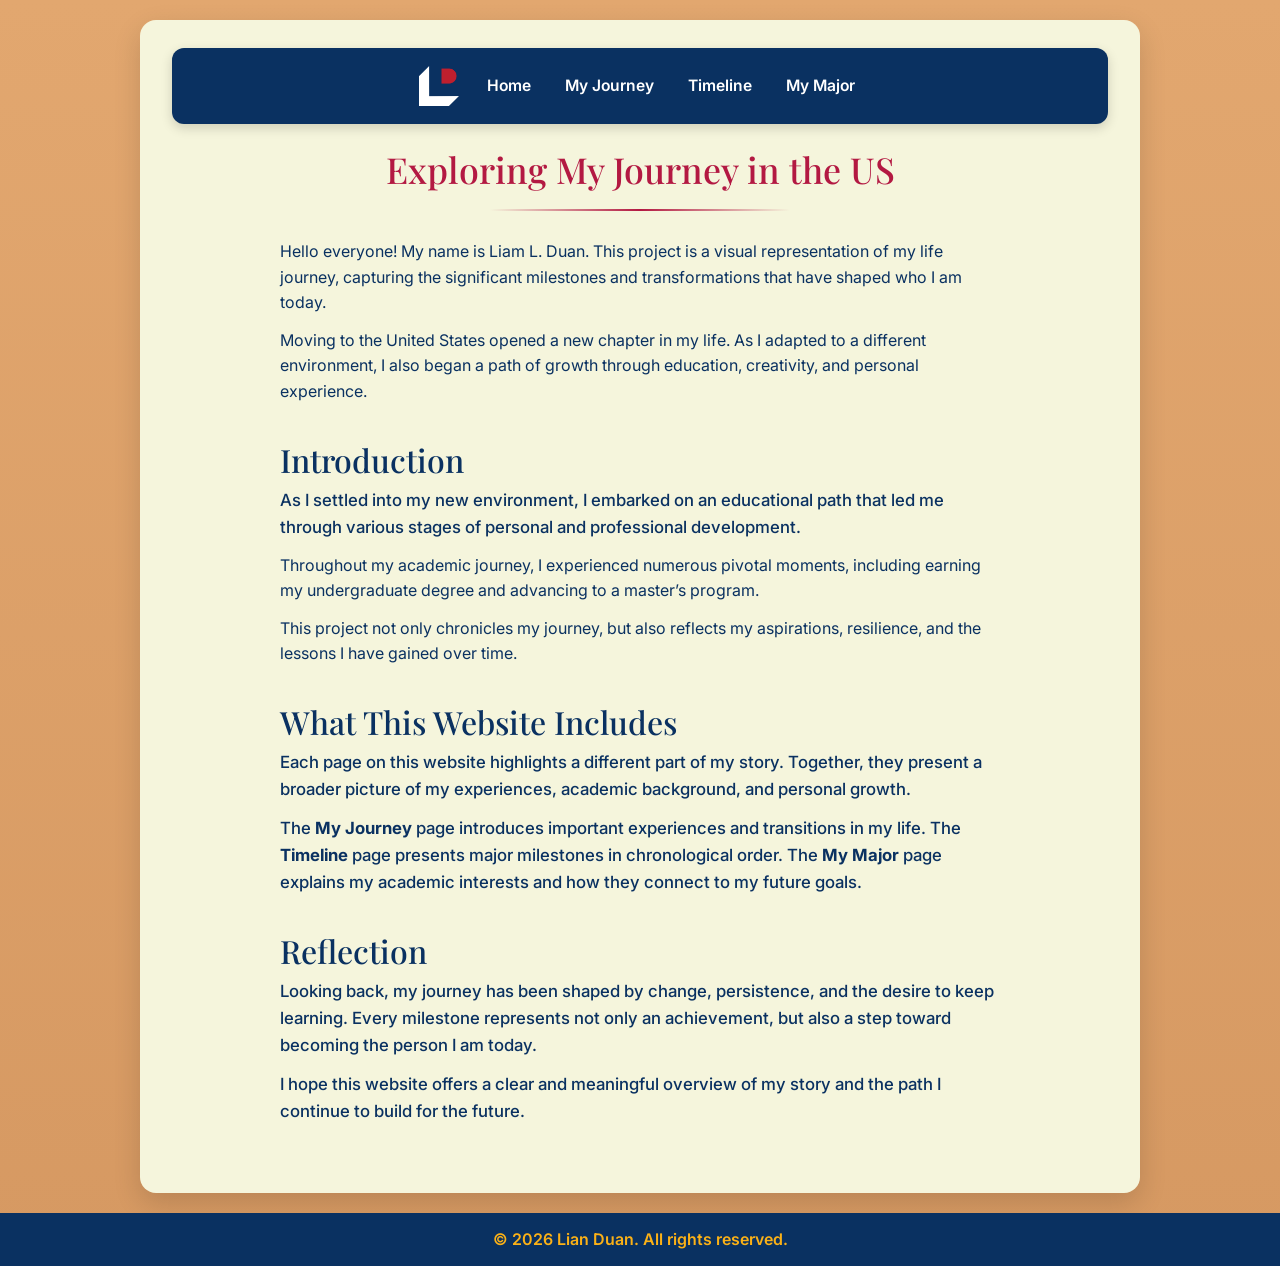
<file: index.html>
<!DOCTYPE html>
<html lang="en">
<head>
  <meta charset="UTF-8" />
  <meta name="viewport" content="width=device-width, initial-scale=1.0" />
  <meta
    name="description"
    content="A visual timeline and personal story showcasing Liam L. Duan's journey, education, and milestones in the United States."
  />
  <meta name="author" content="Lian Duan" />
  <meta
    name="keywords"
    content="Lian Duan, Timeline, Journey, Education, Achievements, Personal Story, United States"
  />

  <title>Home - Exploring My Journey in the US</title>

  <!-- Google Fonts -->
  <link
    href="https://fonts.googleapis.com/css2?family=Inter:wght@400;600&family=Playfair+Display:wght@700&display=swap"
    rel="stylesheet"
  />

  <!-- Bootstrap CSS -->
  <link
    href="https://cdn.jsdelivr.net/npm/bootstrap@5.3.0-alpha3/dist/css/bootstrap.min.css"
    rel="stylesheet"
  />

  <!-- Custom CSS -->
  <link rel="stylesheet" href="styles.css" />

  <!-- Bootstrap JS Bundle -->
  <script
    src="https://cdn.jsdelivr.net/npm/bootstrap@5.3.0-alpha3/dist/js/bootstrap.bundle.min.js"
    defer
  ></script>
</head>

<body>
  <div class="site-wrapper">
    <div class="container">
      <header>
        <nav class="responsive-nav" aria-label="Main Navigation">
          <ul>
            <li>
              <a href="index.html" aria-label="Go to Home page">
                <img src="imgs/FaviconLogo.png" alt="Site Logo" class="logo" />
              </a>
            </li>
            <li><a href="index.html" aria-current="page">Home</a></li>
            <li><a href="my_journey.html">My Journey</a></li>
            <li><a href="timeline.html">Timeline</a></li>
            <li><a href="my_major.html">My Major</a></li>
          </ul>
        </nav>
      </header>

      <main>
        <section id="hero" aria-labelledby="hero-title" class="hero-center">
      <h1 id="hero-title">Exploring My Journey in the US</h1>

      <p>
       Hello everyone! My name is Liam L. Duan. This project is a visual
       representation of my life journey, capturing the significant milestones
       and transformations that have shaped who I am today.
      </p>

      <p>
       Moving to the United States opened a new chapter in my life. As I adapted
       to a different environment, I also began a path of growth through education,
       creativity, and personal experience.
     </p>
     </section>

        <section id="introduction" aria-labelledby="introduction-title">
          <h2 id="introduction-title">Introduction</h2>

          <p class="lead-text">
         As I settled into my new environment, I embarked on an educational path
         that led me through various stages of personal and professional development.
		</p>

		<p>
  		Throughout my academic journey, I experienced numerous pivotal moments,
 		 including earning my undergraduate degree and advancing to a master’s program.
		</p>

		<p>
  		This project not only chronicles my journey, but also reflects my aspirations,
 		 resilience, and the lessons I have gained over time.
		</p>
        </section>

        <section id="overview" aria-labelledby="overview-title">
          <h2 id="overview-title">What This Website Includes</h2>

          <p class="lead-text">
            Each page on this website highlights a different part of my story. Together,
            they present a broader picture of my experiences, academic background, and
            personal growth.
          </p>

         <p class="lead-text">
            The <strong>My Journey</strong> page introduces important experiences and
            transitions in my life. The <strong>Timeline</strong> page presents major
            milestones in chronological order. The <strong>My Major</strong> page explains
            my academic interests and how they connect to my future goals.
          </p>
        </section>

        <section id="closing" aria-labelledby="closing-title">
          <h2 id="closing-title">Reflection</h2>

          <p class="lead-text">
            Looking back, my journey has been shaped by change, persistence, and the
            desire to keep learning. Every milestone represents not only an achievement,
            but also a step toward becoming the person I am today.
          </p>

          <p class="lead-text">
            I hope this website offers a clear and meaningful overview of my story and
            the path I continue to build for the future.
          </p>
        </section>
      </main>
      
    </div>

    <footer>
      <p>&copy; 2026 Lian Duan. All rights reserved.</p>
    </footer>
  </div>
</body>
</html>
</file>
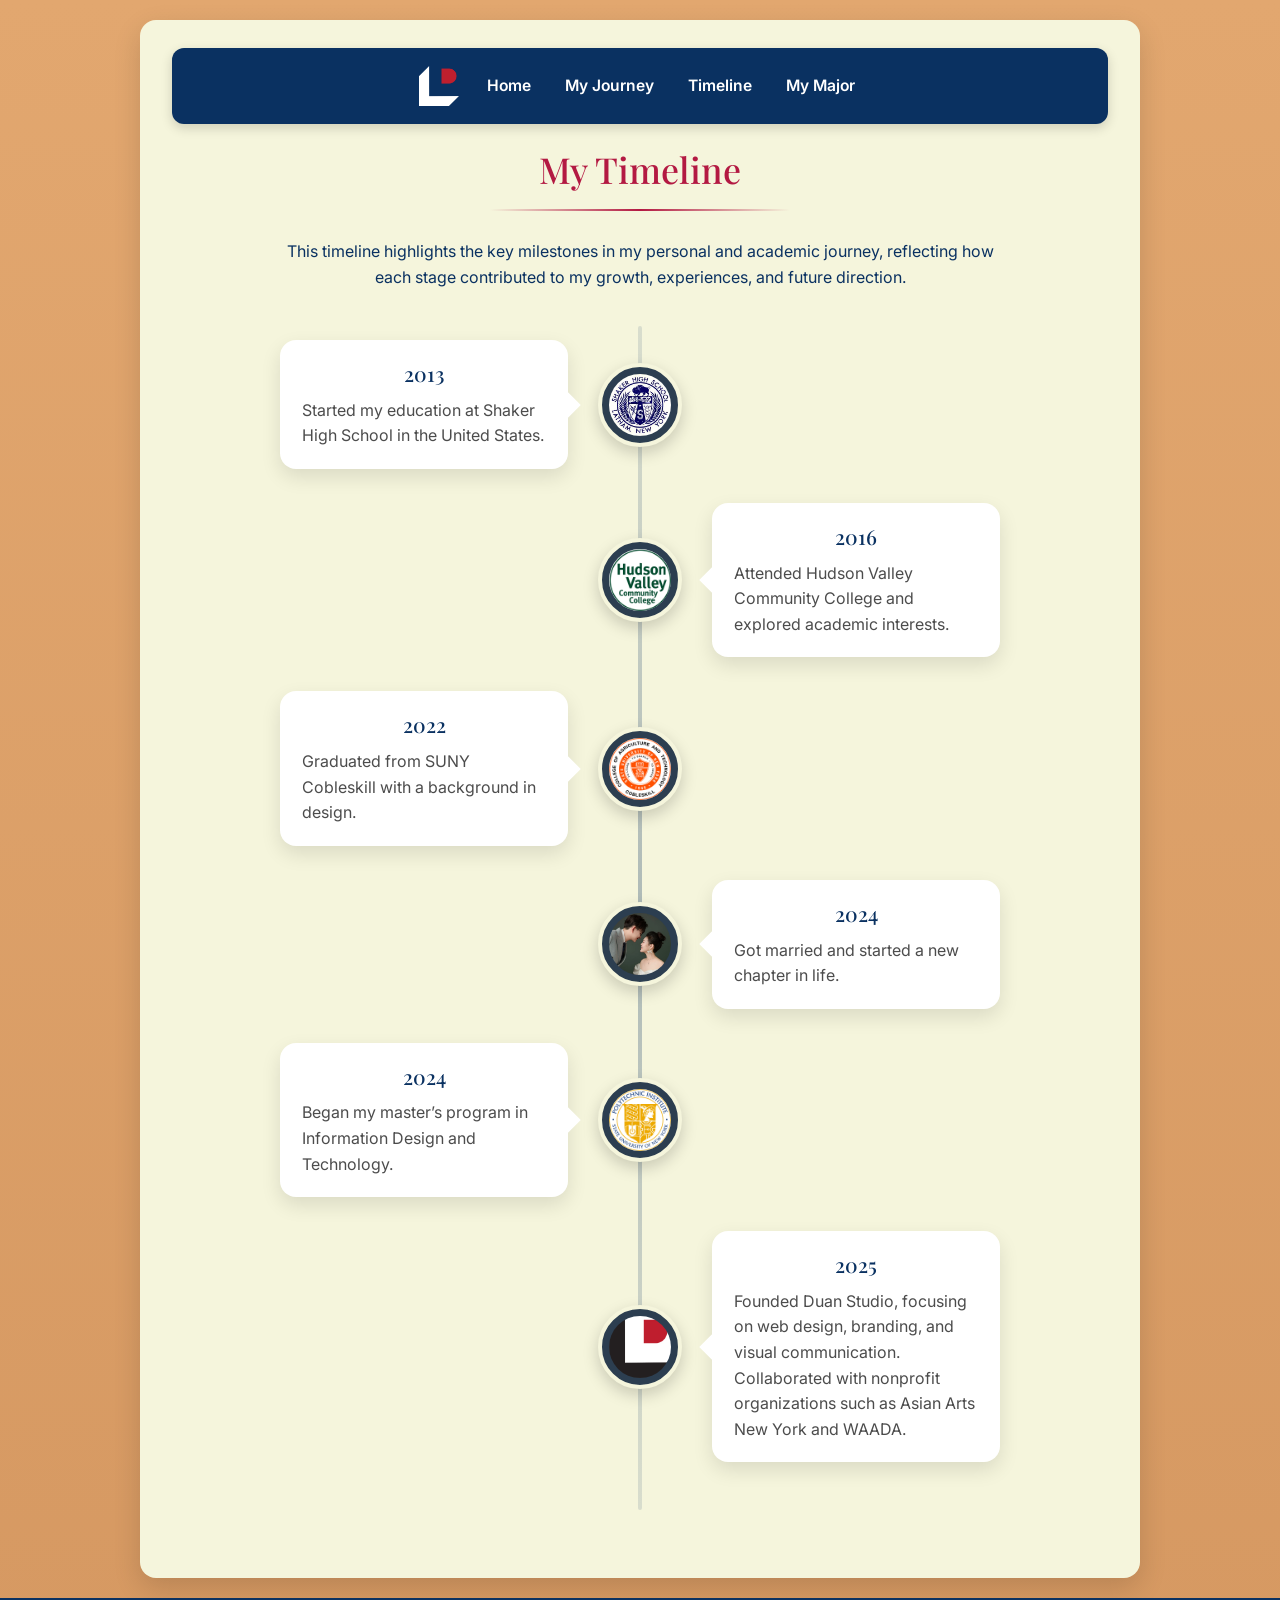
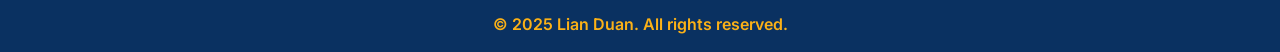
<file: timeline.html>
<!DOCTYPE html>
<html lang="en">
<head>
  <meta charset="UTF-8" />
  <meta name="viewport" content="width=device-width, initial-scale=1.0" />
  <meta name="description" content="A timeline showcasing key milestones in my journey, including educational and personal achievements." />
  <meta name="author" content="Lian Duan" />
  <meta name="keywords" content="Timeline, Milestones, Journey, Education, Achievements" />

  <title>Timeline - Milestones of My Journey</title>

  <!-- Google Fonts -->
  <link href="https://fonts.googleapis.com/css2?family=Inter:wght@400;600&family=Playfair+Display:wght@700&display=swap" rel="stylesheet" />

  <!-- Bootstrap CSS -->
  <link href="https://cdn.jsdelivr.net/npm/bootstrap@5.3.0-alpha3/dist/css/bootstrap.min.css" rel="stylesheet" />

  <!-- Custom CSS -->
  <link rel="stylesheet" href="styles.css" />

  <!-- Bootstrap JS Bundle -->
  <script src="https://cdn.jsdelivr.net/npm/bootstrap@5.3.0-alpha3/dist/js/bootstrap.bundle.min.js" defer></script>
</head>

<body>
<div class="site-wrapper">

    <div class="container">
      <header>
        <nav class="responsive-nav" aria-label="Main Navigation">
          <ul>
            <li>
              <a href="index.html">
                <img src="imgs/FaviconLogo.png" alt="Site Logo" class="logo" />
              </a>
            </li>
            <li><a href="index.html">Home</a></li>
            <li><a href="my_journey.html">My Journey</a></li>
            <li><a href="timeline.html">Timeline</a></li>
            <li><a href="my_major.html">My Major</a></li>
          </ul>
        </nav>
      </header>

<main>
  <!-- HERO -->
  <section id="timeline-hero">
    <h1>My Timeline</h1>

    <p class="justify" style="text-align:center; max-width:760px; margin:16px auto 36px;">
      This timeline highlights the key milestones in my personal and academic journey,
      reflecting how each stage contributed to my growth, experiences, and future direction.
    </p>
  </section>

  <!-- TIMELINE -->
  <section id="timeline">
    <div class="timeline-container">

      <div class="timeline-item">
        <div class="timeline-icon">
          <a href="https://www.northcolonie.org/shaker-high-school/" target="_blank">
            <img src="imgs/shaker-high-logo.png" alt="Shaker High School Logo" />
          </a>
        </div>
        <div class="timeline-content">
          <h3>2013</h3>
          <p>Started my education at Shaker High School in the United States.</p>
        </div>
      </div>

      <div class="timeline-item">
        <div class="timeline-icon">
          <a href="https://www.hvcc.edu/" target="_blank">
            <img src="imgs/hvcc.jpg" alt="Hudson Valley Community College Logo" />
          </a>
        </div>
        <div class="timeline-content">
          <h3>2016</h3>
          <p>Attended Hudson Valley Community College and explored academic interests.</p>
        </div>
      </div>

      <div class="timeline-item">
        <div class="timeline-icon">
          <a href="https://www.cobleskill.edu/" target="_blank">
            <img src="imgs/SUNY_Cobleskill.jpg" alt="SUNY Cobleskill Logo" />
          </a>
        </div>
        <div class="timeline-content">
          <h3>2022</h3>
          <p>Graduated from SUNY Cobleskill with a background in design.</p>
        </div>
      </div>

      <div class="timeline-item">
        <div class="timeline-icon">
          <img src="imgs/5.webp" alt="Wedding" data-bs-toggle="modal" data-bs-target="#weddingModal" />
        </div>
        <div class="timeline-content">
          <h3>2024</h3>
          <p>Got married and started a new chapter in life.</p>
        </div>
      </div>

      <div class="timeline-item">
        <div class="timeline-icon">
          <a href="https://sunypoly.edu/" target="_blank">
            <img src="imgs/sunypoly.jpg" alt="SUNY Polytechnic Institute Logo" />
          </a>
        </div>
        <div class="timeline-content">
          <h3>2024</h3>
          <p>Began my master’s program in Information Design and Technology.</p>
        </div>
      </div>

      <div class="timeline-item">
        <div class="timeline-icon">
          <a href="https://duanstudio.com" target="_blank">
            <img src="imgs/duan-studio-logo.jpg" alt="Duan Studio Logo" />
          </a>
        </div>
        <div class="timeline-content">
          <h3>2025</h3>
          <p>
            Founded Duan Studio, focusing on web design, branding, and visual communication.
            Collaborated with nonprofit organizations such as Asian Arts New York and WAADA.
          </p>
        </div>
      </div>

    </div>
  </section>
</main>

</div>

    <!-- Wedding Modal -->
    <div class="modal fade" id="weddingModal" tabindex="-1" aria-labelledby="weddingModalLabel" aria-hidden="true">
      <div class="modal-dialog modal-lg modal-dialog-centered">
        <div class="modal-content">
          <div class="modal-header">
            <h5 class="modal-title" id="weddingModalLabel">Our Memories</h5>
            <button type="button" class="btn-close" data-bs-dismiss="modal" aria-label="Close"></button>
          </div>
          <div class="modal-body">
            <div id="weddingCarousel" class="carousel slide" data-bs-ride="carousel">
              <div class="carousel-inner">
                <div class="carousel-item active">
                  <img src="imgs/1.webp" class="d-block w-100" alt="Wedding Photo 1" />
                </div>
                <div class="carousel-item">
                  <img src="imgs/2.webp" class="d-block w-100" alt="Wedding Photo 2" />
                </div>
                <div class="carousel-item">
                  <img src="imgs/3.webp" class="d-block w-100" alt="Wedding Photo 3" />
                </div>
                <div class="carousel-item">
                  <img src="imgs/4.webp" class="d-block w-100" alt="Wedding Photo 4" />
                </div>
              </div>

              <button class="carousel-control-prev" type="button" data-bs-target="#weddingCarousel" data-bs-slide="prev">
                <span class="carousel-control-prev-icon" aria-hidden="true"></span>
                <span class="visually-hidden">Previous</span>
              </button>
              <button class="carousel-control-next" type="button" data-bs-target="#weddingCarousel" data-bs-slide="next">
                <span class="carousel-control-next-icon" aria-hidden="true"></span>
                <span class="visually-hidden">Next</span>
              </button>
            </div>
          </div>
        </div>
      </div>
    </div>

    <footer>
      <p>&copy; 2025 Lian Duan. All rights reserved.</p>
    </footer>

  </div>
</body>
</html>
</file>
<file: styles.css>
/* =========================
   RESET
========================= */
*,
*::before,
*::after {
  margin: 0;
  padding: 0;
  box-sizing: border-box;
}

/* =========================
   BASE
========================= */
html,
body {
  min-height: 100%;
}

html {
  scroll-behavior: smooth;
}

body {
  font-family: "Inter", sans-serif;
  background: linear-gradient(180deg, rgb(226, 167, 111) 0%, rgb(214, 153, 98) 100%);
  color: rgb(10, 49, 97);
  line-height: 1.6;
  -webkit-font-smoothing: antialiased;
  text-rendering: optimizeLegibility;
}

/* =========================
   PAGE LAYOUT
========================= */
.site-wrapper {
  min-height: 100vh;
  display: flex;
  flex-direction: column;
}

.container {
  width: min(100% - 32px, 1000px);
  margin: 20px auto;
  padding: 28px 32px 24px;
  background-color: rgb(245, 245, 220);
  border-radius: 16px;
  box-shadow: 0 10px 28px rgba(0, 0, 0, 0.14);
  flex: 1;
}

/* =========================
   HEADER / NAV
========================= */
header {
  margin-bottom: 24px;
}

.responsive-nav {
  background-color: rgb(10, 49, 97);
  border-radius: 12px;
  padding: 14px 20px;
  box-shadow: 0 4px 12px rgba(0, 0, 0, 0.16);
}

.responsive-nav ul {
  list-style: none;
  display: flex;
  flex-wrap: wrap;
  align-items: center;
  justify-content: center;
  gap: 8px 14px;
  margin: 0;
  padding: 0;
}

.responsive-nav li {
  display: flex;
  align-items: center;
}

.logo {
  height: 40px;
  width: auto;
  display: block;
}

.responsive-nav a {
  color: #fff;
  text-decoration: none;
  font-weight: 600;
  font-size: 0.98rem;
  padding: 8px 10px;
  border-radius: 8px;
  transition: color 0.25s ease, background-color 0.25s ease, transform 0.2s ease;
}

.responsive-nav a:hover,
.responsive-nav a:focus-visible {
  color: rgb(251, 177, 23);
  background-color: rgba(255, 255, 255, 0.06);
  outline: none;
  transform: translateY(-1px);
}

.responsive-nav li:first-child a {
  padding: 4px;
  background: transparent;
}

/* =========================
   MAIN TYPOGRAPHY
========================= */
main {
  padding-bottom: 8px;
}

main h1 {
  font-family: "Playfair Display", serif;
  font-size: clamp(1.9rem, 2.8vw, 2.8rem);
  line-height: 1.2;
  text-align: center;
  color: rgb(179, 25, 66);
  margin: 0 0 28px;
  position: relative;
}

main h1::after {
  content: "";
  display: block;
  width: 300px;
  height: 2px;
  margin: 18px auto 0;
  border-radius: 999px;
  background: linear-gradient(
    to right,
    transparent,
    rgb(179, 25, 66),
    transparent
  );
}
main h2,
main h3 {
  font-family: "Playfair Display", serif;
}

main section {
  margin-bottom: 20px;
}

.justify {
  text-align: justify;
}

p {
  margin-bottom: 12px;
}

.lead-text {
  font-size: 1.05rem;
  font-weight: 500;
}
main section {
  max-width: 720px;
  margin: 0 auto 36px;
}

/* =========================
   FOOTER
========================= */
footer {
  margin-top: auto;
  background-color: rgb(10, 49, 97);
  color: rgb(251, 177, 23);
  text-align: center;
  padding: 14px 16px;
  font-weight: 600;
}

footer p {
  margin: 0;
}

/* =========================
   JOURNEY PAGE IMAGES
========================= */
.image-container {
  display: flex;
  align-items: center;
  justify-content: space-between;
  gap: 18px;
  margin-top: 20px;
}

.journey-item {
  flex: 1;
  text-align: center;
  position: relative;
}

.image-container img {
  display: block;
  max-width: 100%;
  height: auto;
  margin: 0 auto;
  border-radius: 12px;
  box-shadow: 0 5px 14px rgba(0, 0, 0, 0.18);
}

.journey-item:not(.journey-center) img {
  max-width: 78%;
}

.clickable-map {
  cursor: pointer;
  transition: transform 0.28s ease, box-shadow 0.28s ease;
}

.clickable-map:hover {
  transform: scale(1.03);
  box-shadow: 0 10px 22px rgba(0, 0, 0, 0.22);
}

.journey-label {
  margin-top: 10px;
  font-weight: 600;
  color: rgb(10, 49, 97);
  font-size: 0.95rem;
  letter-spacing: 0.3px;
}

.journey-center {
  position: relative;
}

/* 路线装饰 */
.road-line {
  position: absolute;
  top: 50%;
  left: 50%;
  width: 180%;
  height: 6px;
  transform: translate(-50%, -50%);
  background: repeating-linear-gradient(
    to right,
    #333 0,
    #333 30px,
    transparent 30px,
    transparent 50px
  );
  opacity: 0.22;
  border-radius: 999px;
  z-index: 0;
}

/* =========================
   MOVING TRUCK ANIMATION
========================= */
@keyframes moveAnimation {
  0%,
  100% {
    transform: translateX(0);
  }
  25% {
    transform: translateX(50px);
  }
  75% {
    transform: translateX(-50px);
  }
}

.moving-img {
  width: 100px;
  max-width: 100px;
  animation: moveAnimation 4s infinite ease-in-out;
  box-shadow: none !important;
  border-radius: 0 !important;
  display: block;
  margin: 0 auto;
  position: relative;
  z-index: 1;
  will-change: transform;
}

/* =========================
   IMAGE GALLERY
========================= */
.image-gallery {
  display: flex;
  justify-content: center;
  align-items: stretch;
  gap: 24px;
  flex-wrap: wrap;
  margin-top: 24px;
}

.image-gallery img,
.gallery-img {
  display: block;
  max-width: 30%;
  height: auto;
  border-radius: 12px;
  box-shadow: 0 5px 14px rgba(0, 0, 0, 0.18);
  cursor: pointer;
  transition: transform 0.28s ease, box-shadow 0.28s ease;
}

.image-gallery img:hover,
.gallery-img:hover {
  transform: scale(1.04);
  box-shadow: 0 10px 22px rgba(0, 0, 0, 0.22);
}


/* =========================
   TIMELINE
========================= */
.timeline-container {
  position: relative;
  max-width: 900px;
  margin: 18px auto 0;
  padding: 14px 0;
}

.timeline-container::before {
  content: "";
  position: absolute;
  top: 0;
  bottom: 0;
  left: 50%;
  width: 4px;
  transform: translateX(-50%);
  background: linear-gradient(
    180deg,
    rgba(10, 49, 97, 0.12) 0%,
    rgba(10, 49, 97, 0.3) 50%,
    rgba(10, 49, 97, 0.12) 100%
  );
  border-radius: 999px;
}

.timeline-item {
  position: relative;
  width: 100%;
  display: flex;
  align-items: center;
  justify-content: flex-start;
  margin: 0 0 34px;
  min-height: 120px;
}

.timeline-item:nth-child(odd) {
  justify-content: flex-start;
}

.timeline-item:nth-child(even) {
  justify-content: flex-end;
}

.timeline-icon {
  position: absolute;
  left: 50%;
  top: 50%;
  transform: translate(-50%, -50%);
  width: 84px;
  height: 84px;
  border-radius: 50%;
  background-color: #2c3e50;
  display: flex;
  align-items: center;
  justify-content: center;
  overflow: hidden;
  flex-shrink: 0;
  z-index: 3;
  box-shadow: 0 6px 16px rgba(0, 0, 0, 0.18);
  border: 4px solid rgb(245, 245, 220);
}

.timeline-icon img {
  width: 62px;
  height: 62px;
  object-fit: cover;
  border-radius: 50%;
  display: block;
}

.timeline-content {
  position: relative;
  width: calc(50% - 72px);
  background-color: #fff;
  border-radius: 16px;
  padding: 20px 22px;
  box-shadow: 0 8px 20px rgba(0, 0, 0, 0.11);
  transition: transform 0.25s ease, box-shadow 0.25s ease;
}

.timeline-content:hover {
  transform: translateY(-3px);
  box-shadow: 0 14px 28px rgba(0, 0, 0, 0.14);
}

.timeline-item:nth-child(odd) .timeline-content::after {
  content: "";
  position: absolute;
  top: 50%;
  right: -9px;
  width: 18px;
  height: 18px;
  background: #fff;
  transform: translateY(-50%) rotate(45deg);
}

.timeline-item:nth-child(even) .timeline-content::after {
  content: "";
  position: absolute;
  top: 50%;
  left: -9px;
  width: 18px;
  height: 18px;
  background: #fff;
  transform: translateY(-50%) rotate(45deg);
}

.timeline-content h3 {
  margin: 0;
  text-align: center;
  color: rgb(10, 49, 97);
  font-size: 1.28rem;
  line-height: 1.35;
}

.timeline-content p {
  margin: 10px 0 0;
  color: #4c4c4c;
}

/* =========================
   MODAL
========================= */
.modal-content {
  border-radius: 14px;
  overflow: hidden;
}

.modal-header,
.modal-footer {
  border-color: rgba(0, 0, 0, 0.08);
}

.modal-body img {
  border-radius: 10px;
  box-shadow: 0 4px 12px rgba(0, 0, 0, 0.14);
}

/* =========================
   LINKS / BUTTONS
========================= */
a {
  transition: color 0.25s ease;
}

button,
.btn {
  border-radius: 8px;
}

/* =========================
   TABLET
========================= */
@media (max-width: 992px) {
  .container {
    width: min(100% - 24px, 940px);
    padding: 24px 24px 20px;
  }

  .image-gallery img,
  .gallery-img,
  .image-container img {
    max-width: 31%;
  }

  .timeline-container::before {
    left: 40px;
    transform: none;
  }

  .timeline-item,
  .timeline-item:nth-child(even) {
    justify-content: flex-start;
    padding-left: 96px;
    min-height: 108px;
  }

  .timeline-icon {
    left: 40px;
    width: 74px;
    height: 74px;
  }

  .timeline-icon img {
    width: 54px;
    height: 54px;
  }

  .timeline-content {
    width: 100%;
  }

  .timeline-item:nth-child(odd) .timeline-content::after,
  .timeline-item:nth-child(even) .timeline-content::after {
    left: -9px;
    right: auto;
  }
}

/* =========================
   MOBILE
========================= */
@media (max-width: 768px) {
  .container {
    width: calc(100% - 20px);
    margin: 10px auto;
    padding: 18px 16px 18px;
    border-radius: 12px;
  }

  .responsive-nav {
    padding: 14px 12px;
  }

  .responsive-nav ul {
    flex-direction: column;
    align-items: center;
    gap: 8px;
  }

  .responsive-nav a {
    display: inline-block;
    width: 100%;
    text-align: center;
  }

  .responsive-nav li:first-child a {
    width: auto;
  }

  .logo {
    height: 38px;
  }

  main h1 {
    margin-bottom: 22px;
  }

  .justify {
    text-align: left;
  }

  .image-container {
    flex-direction: column;
    gap: 16px;
  }

  .image-container img {
    max-width: 88%;
  }

  /* 这里保留动画，不再关闭 */
  .moving-img {
    width: 88px;
    max-width: 88px;
    animation: moveAnimation 4s infinite ease-in-out;
  }

  .image-gallery {
    gap: 16px;
  }

  .image-gallery img,
  .gallery-img {
    max-width: 88%;
  }

  .timeline-container {
    padding-left: 0;
  }

  .timeline-container::before {
    left: 28px;
    width: 3px;
    transform: none;
  }

  .timeline-item,
  .timeline-item:nth-child(even) {
    flex-direction: row;
    align-items: flex-start;
    justify-content: flex-start;
    gap: 14px;
    margin: 24px 0;
    padding-left: 74px;
    min-height: auto;
  }

  .timeline-icon {
    left: 28px;
    top: 28px;
    transform: translate(-50%, 0);
    width: 58px;
    height: 58px;
    border-width: 3px;
  }

  .timeline-icon img {
    width: 42px;
    height: 42px;
  }

  .timeline-content {
    margin: 0;
    padding: 14px 14px 14px 16px;
    width: 100%;
    border-radius: 14px;
  }

  .timeline-item:nth-child(odd) .timeline-content::after,
  .timeline-item:nth-child(even) .timeline-content::after {
    left: -8px;
    right: auto;
    top: 22px;
    width: 16px;
    height: 16px;
    transform: rotate(45deg);
  }

  .timeline-content h3 {
    text-align: left;
    font-size: 1.08rem;
  }

  .modal-dialog {
    margin: 12px;
  }
}

/* =========================
   SMALL MOBILE
========================= */
@media (max-width: 480px) {
  body {
    font-size: 0.97rem;
  }

  .container {
    width: calc(100% - 16px);
    padding: 16px 14px;
  }

  .responsive-nav {
    border-radius: 10px;
  }

  .responsive-nav a {
    font-size: 0.95rem;
    padding: 7px 8px;
  }

  main h1 {
    font-size: 1.55rem;
  }

  .image-container img,
  .image-gallery img,
  .gallery-img {
    max-width: 94%;
  }

  .timeline-item,
  .timeline-item:nth-child(even) {
    padding-left: 68px;
  }

  .timeline-container::before {
    left: 24px;
  }

  .timeline-icon {
    left: 24px;
    width: 52px;
    height: 52px;
  }

  .timeline-icon img {
    width: 36px;
    height: 36px;
  }

  .timeline-content h3 {
    font-size: 1rem;
  }
}
</file>
